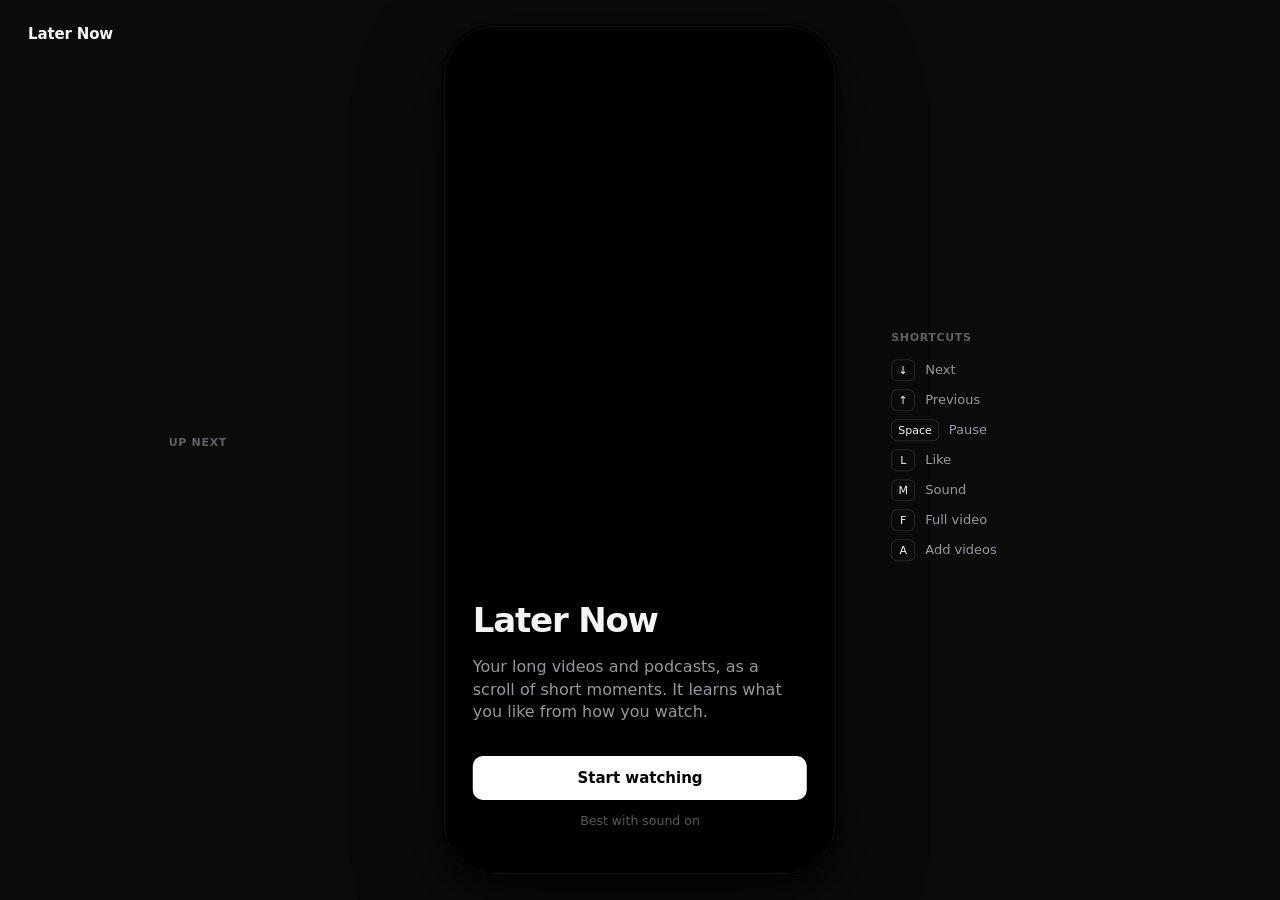
<file: web/index.html>
<!doctype html>
<html lang="en">
<head>
<meta charset="utf-8">
<meta name="viewport" content="width=device-width,initial-scale=1,viewport-fit=cover,user-scalable=no">
<meta name="theme-color" content="#000">
<meta name="apple-mobile-web-app-capable" content="yes">
<meta name="apple-mobile-web-app-status-bar-style" content="black-translucent">
<title>Later Now</title>
<link rel="icon" href="icon.svg" type="image/svg+xml">
<link rel="icon" href="icon-32.png" sizes="32x32">
<link rel="apple-touch-icon" href="apple-touch-icon.png">
<link rel="stylesheet" href="app.css">
</head>
<body>
<div class="brand">Later Now</div>
<div class="side-panel" id="panelL"><h4>Up next</h4><div id="upnext"></div></div>
<div id="app">
  <header>
    <div class="hrow">
      <div class="wordmark">Later Now</div>
      <div class="hbtns">
        <button class="hbtn" id="pinBtn" aria-label="Keep on top" title="Keep on top of every window" hidden><svg viewBox="0 0 24 24"><path d="M4.5 5.5h15a1 1 0 0 1 1 1v11a1 1 0 0 1-1 1h-15a1 1 0 0 1-1-1v-11a1 1 0 0 1 1-1zM12 11.5h5.5v4.5H12z"/></svg></button>
        <button class="hbtn" id="libBtn" aria-label="Library"><svg viewBox="0 0 24 24"><path d="M4 6h16M4 12h16M4 18h10"/></svg><span class="busy" id="busyDot"></span></button>
        <button class="hbtn" id="addBtn" aria-label="Add videos"><svg viewBox="0 0 24 24"><path d="M12 5v14M5 12h14"/></svg></button>
      </div>
    </div>
    <div class="topics" id="topics"></div>
  </header>
  <div id="scroller"></div>
  <div id="playerWrap"><div id="player"></div></div>
  <div id="cover"><div class="pbtn"><svg viewBox="0 0 24 24"><path d="M8 5.5v13l10.5-6.5z"/></svg></div></div>
  <div id="tap"></div>
  <div id="lsHead"></div><div id="lsCap" class="cap"></div>
  <div class="pill" id="snd">Tap for sound</div>
  <div class="pill" id="fast">2×</div>
  <div class="pill" id="toast"></div>
  <div id="scrim"></div>

  <div class="sheet" id="addSheet"><div class="grab"></div>
    <h3>Add videos</h3>
    <p class="sub">Paste YouTube links or a playlist. Each long video becomes a handful of short moments.</p>
    <div class="quick" id="quick"></div>
    <textarea id="urls" placeholder="youtube.com/watch?v=…&#10;youtube.com/playlist?list=…"></textarea>
    <button class="btn" id="addGo">Add</button>
  </div>

  <div class="sheet" id="libSheet"><div class="grab"></div>
    <h3>Library</h3>
    <div class="stats" id="stats"></div>
    <div class="row-link" id="aiRow"></div>
    <div class="lhead"><span>Your taste</span></div><div id="taste"></div>
    <div class="lhead"><span>Videos</span><button class="link" id="retry">Retry failed</button></div><div id="vids"></div>
  </div>

  <div class="sheet" id="aiSheet"><div class="grab"></div>
    <h3>Connect Gemini</h3>
    <p class="sub">Later Now uses your own Gemini API key to pick the best parts of each video. A key is free and takes a minute.</p>
    <ol class="steps">
      <li>Open <a href="https://aistudio.google.com/apikey" target="_blank" rel="noopener">aistudio.google.com/apikey</a> and sign in.</li>
      <li>Click <b>Create API key</b> and copy it.</li>
      <li>Paste it here.</li>
    </ol>
    <input class="field" id="aiKey" placeholder="Gemini API key" autocomplete="off" spellcheck="false">
    <p class="err" id="aiErr"></p>
    <button class="btn" id="aiGo">Connect</button>
    <p class="fine" id="aiWhere"></p>
    <button class="link danger" id="aiRemove">Remove key</button>
  </div>

  <div class="sheet" id="keySheet"><div class="grab"></div>
    <h3>Access key</h3><p class="sub">This Later Now server is private. Paste the key from your setup.</p>
    <input class="field" id="keyIn" placeholder="LATERNOW_KEY" autocomplete="off" spellcheck="false"><button class="btn" id="keyGo">Continue</button>
  </div>

  <div id="gate">
    <h1>Later Now</h1>
    <p>Your long videos and podcasts, as a scroll of short moments. It learns what you like from how you watch.</p>
    <button class="btn" id="go">Start watching</button>
    <small>Best with sound on</small>
  </div>
</div>
<div class="side-panel" id="panelR"><h4>Shortcuts</h4>
  <div class="kbd"><b>↓</b>Next</div><div class="kbd"><b>↑</b>Previous</div><div class="kbd"><b>Space</b>Pause</div>
  <div class="kbd"><b>L</b>Like</div><div class="kbd"><b>M</b>Sound</div>
  <div class="kbd"><b>F</b>Full video</div><div class="kbd"><b>A</b>Add videos</div>
</div>
<script src="player.js"></script>
<script src="app.js"></script>
</body>
</html>
</file>
<file: web/app.css>
:root{
  --text:#f5f5f7;--t2:rgba(235,235,245,.64);--t3:rgba(235,235,245,.38);
  --line:rgba(255,255,255,.12);--fill:rgba(255,255,255,.08);
  --sheet:#1c1c1e;--field:#2c2c2e;--sep:rgba(84,84,88,.4);
  --like:#ff375f;--ok:#30d158;--warn:#ffd60a;--bad:#ff453a;
  --ease:cubic-bezier(.2,.8,.2,1);
}
*{box-sizing:border-box;-webkit-tap-highlight-color:transparent}
html,body{margin:0;height:100%;background:#000;color:var(--text);font:15px/1.4 -apple-system,BlinkMacSystemFont,"SF Pro Text","Inter",system-ui,sans-serif;-webkit-font-smoothing:antialiased;overflow:hidden;-webkit-user-select:none;user-select:none}
button{font:inherit;color:inherit}
svg{display:block}
a{color:inherit}

/* app frame: transform makes it the containing block for every fixed child */
#app{--w:min(100vw,440px);--vw:var(--w);--vy:46%;position:fixed;top:0;bottom:0;left:50%;width:var(--w);transform:translateX(-50%);overflow:hidden;background:#000}
.side-panel,.brand{display:none}
@media (min-width:900px) and (min-height:600px) and (hover:hover){
  body{background:#0b0b0c}
  #app{--w:min(420px,calc(94vh * 9 / 19.5));top:3vh;bottom:3vh;width:var(--w);border-radius:calc(var(--w) * .13);
       box-shadow:0 0 0 1px rgba(255,255,255,.08),0 0 0 3px #000,0 30px 80px rgba(0,0,0,.6),0 10px 30px rgba(0,0,0,.4)}
  .side-panel{display:block;position:fixed;top:50%;transform:translateY(-50%);width:220px;color:var(--t2);font-size:13px}
  #panelL{right:calc(50% + min(210px,calc(94vh * 9 / 39)) + 56px)}
  #panelR{left:calc(50% + min(210px,calc(94vh * 9 / 39)) + 56px)}
  .side-panel h4{margin:0 0 14px;color:var(--t3);font-size:11px;font-weight:600;letter-spacing:.06em;text-transform:uppercase}
  .kbd{display:flex;align-items:center;gap:10px;margin:8px 0;font-size:13px}
  .kbd b{min-width:24px;height:22px;padding:0 6px;display:inline-grid;place-items:center;border:1px solid var(--line);border-radius:6px;color:var(--text);font:500 11px -apple-system,system-ui,sans-serif}
  .upnext{display:flex;gap:10px;align-items:center;padding:6px;margin:0 -6px;border-radius:8px;cursor:pointer;transition:background .15s}
  .upnext:hover{background:rgba(255,255,255,.05)}
  .upnext img{width:64px;height:36px;border-radius:5px;object-fit:cover;flex:none}
  .upnext div{font-size:12.5px;line-height:1.3;color:var(--text);display:-webkit-box;-webkit-line-clamp:2;-webkit-box-orient:vertical;overflow:hidden}
  .muted{color:var(--t3)}
  .brand{display:block;position:fixed;left:28px;top:24px;font-weight:600;letter-spacing:-.01em;font-size:15px;color:var(--text)}
}

/* feed */
#scroller{position:fixed;inset:0;overflow-y:scroll;scroll-snap-type:y mandatory;overscroll-behavior:contain;scrollbar-width:none}
#scroller::-webkit-scrollbar{display:none}
.card{position:relative;height:100%;scroll-snap-align:start;scroll-snap-stop:always;overflow:hidden}
.bgimg{position:absolute;inset:-60px;background:center/cover no-repeat;filter:blur(48px) brightness(.28) saturate(1.2);transform:scale(1.15)}
.card::after{content:"";position:absolute;inset:0;background:linear-gradient(180deg,rgba(0,0,0,.5) 0,transparent 26%,transparent 62%,rgba(0,0,0,.65) 100%);pointer-events:none}
.slot{position:absolute;left:50%;width:var(--vw);top:var(--vy);transform:translate(-50%,-50%);aspect-ratio:16/9;background:#000 center/cover no-repeat}
.head{position:absolute;left:20px;right:20px;bottom:calc(100% - var(--vy) + var(--vw) * .28125 + 16px);z-index:2}
.topic{font-size:12px;font-weight:600;color:var(--t2);margin-bottom:6px;text-transform:capitalize}
.title{font-size:22px;font-weight:650;letter-spacing:-.02em;line-height:1.2;text-wrap:balance}
.cap{position:absolute;left:20px;right:72px;top:calc(var(--vy) + var(--vw) * .28125 + 18px);z-index:2;font-size:19px;font-weight:600;line-height:1.32;letter-spacing:-.01em;min-height:56px;text-wrap:balance}
.cap span{transition:opacity .12s;opacity:.35}.cap span.on{opacity:1}
.meta{position:absolute;left:20px;right:84px;bottom:calc(env(safe-area-inset-bottom) + 30px);z-index:2;color:var(--t2);font-size:12.5px;line-height:1.35}
.meta b{color:var(--text);font-weight:600;display:block;font-size:13px;white-space:nowrap;overflow:hidden;text-overflow:ellipsis;margin-bottom:2px}
.rail{position:absolute;right:14px;bottom:calc(env(safe-area-inset-bottom) + 28px);display:flex;flex-direction:column;gap:14px;align-items:center;z-index:6}
.rail button{appearance:none;border:0;background:rgba(255,255,255,.1);width:40px;height:40px;border-radius:50%;display:grid;place-items:center;backdrop-filter:blur(20px);-webkit-backdrop-filter:blur(20px);cursor:pointer;transition:transform .15s var(--ease),background .15s}
.rail button:hover{background:rgba(255,255,255,.16)}
.rail button:active{transform:scale(.9)}
.rail svg{width:19px;height:19px;fill:none;stroke:#fff;stroke-width:1.7;stroke-linecap:round;stroke-linejoin:round}
.rail .on svg{fill:var(--like);stroke:var(--like)}
.prog{position:absolute;left:0;right:0;bottom:env(safe-area-inset-bottom);height:20px;z-index:7;cursor:pointer;display:flex;align-items:flex-end}
.prog .track{width:100%;height:2px;background:rgba(255,255,255,.2);transition:height .15s}
.prog:hover .track,.prog.drag .track{height:5px}
.prog i{display:block;height:100%;width:0;background:#fff}

/* single player over the active card; iframe taller than its wrapper so YouTube's title/pause chrome is clipped */
#playerWrap{position:fixed;left:50%;width:var(--vw);top:var(--vy);transform:translate(-50%,-50%);aspect-ratio:16/9;z-index:3;pointer-events:none;opacity:0;transition:opacity .25s;overflow:hidden}
#playerWrap.show{opacity:1}
#player{position:absolute;left:0;width:100%;top:-70px;height:calc(100% + 140px)}
#cover{position:fixed;left:50%;width:var(--vw);top:var(--vy);transform:translate(-50%,-50%);aspect-ratio:16/9;z-index:4;background:#000 center/cover no-repeat;display:none;place-items:center;pointer-events:none}
#cover::before{content:"";position:absolute;inset:0;background:rgba(0,0,0,.35)}
#cover.on{display:grid}
.pbtn{position:relative;width:60px;height:60px;border-radius:50%;background:rgba(0,0,0,.4);backdrop-filter:blur(20px);-webkit-backdrop-filter:blur(20px);display:grid;place-items:center}
.pbtn svg{width:26px;height:26px;fill:#fff;margin-left:3px}
#tap{position:fixed;left:0;right:70px;top:100px;bottom:90px;z-index:5;cursor:pointer}
.heart{position:fixed;z-index:9;pointer-events:none;transform:translate(-50%,-50%) scale(0);animation:pop .7s var(--ease) forwards}
.heart svg{width:76px;height:76px;fill:#fff;filter:drop-shadow(0 4px 16px rgba(0,0,0,.35))}
@keyframes pop{0%{transform:translate(-50%,-50%) scale(.4);opacity:0}25%{transform:translate(-50%,-50%) scale(1.08);opacity:1}55%{transform:translate(-50%,-50%) scale(1);opacity:1}100%{transform:translate(-50%,-70%) scale(1);opacity:0}}
#lsHead,#lsCap{display:none;position:fixed;z-index:6;pointer-events:none;text-shadow:0 1px 3px #000,0 2px 18px rgba(0,0,0,.9)}
#lsHead{top:50px;left:calc(50% - var(--vw) / 2 + 16px);right:130px;font-size:18px;font-weight:650;letter-spacing:-.02em;line-height:1.2}
#lsCap{top:auto;bottom:22px;left:calc(50% - var(--vw) / 2 + 16px);right:90px;font-size:18px;min-height:0}
.pill{position:fixed;left:50%;transform:translateX(-50%);z-index:8;background:rgba(30,30,32,.8);backdrop-filter:blur(20px);-webkit-backdrop-filter:blur(20px);padding:7px 14px;border-radius:999px;font-size:13px;font-weight:500;pointer-events:none;white-space:nowrap}
#snd{top:calc(var(--vy) + var(--vw) * .28125 - 46px)}#snd.off{display:none}
#fast{top:calc(var(--vy) - var(--vw) * .28125 - 44px);display:none}#fast.on{display:block}
#toast{bottom:calc(env(safe-area-inset-bottom) + 96px);opacity:0;transition:opacity .2s}#toast.on{opacity:1}

/* header */
header{position:fixed;left:0;right:0;top:0;padding:calc(env(safe-area-inset-top) + 14px) 16px 8px;z-index:8;background:linear-gradient(rgba(0,0,0,.55),transparent)}
.hrow{display:flex;justify-content:space-between;align-items:center;gap:8px}
.wordmark{font-weight:650;font-size:17px;letter-spacing:-.02em}
.hbtns{display:flex;gap:8px}
.hbtn{appearance:none;position:relative;border:0;background:rgba(255,255,255,.1);color:#fff;border-radius:50%;width:32px;height:32px;padding:0;display:grid;place-items:center;cursor:pointer;backdrop-filter:blur(20px);-webkit-backdrop-filter:blur(20px);transition:background .15s}
.hbtn:hover{background:rgba(255,255,255,.16)}
.hbtn[hidden]{display:none}
.hbtn svg{width:16px;height:16px;fill:none;stroke:#fff;stroke-width:1.8;stroke-linecap:round}
.hbtn .busy{position:absolute;top:1px;right:1px;width:7px;height:7px;border-radius:50%;background:#fff;box-shadow:0 0 0 2px #000;opacity:0;transition:opacity .2s}
.hbtn .busy.on{opacity:1;animation:pl 1.4s ease-in-out infinite}
@keyframes pl{50%{opacity:.35}}
.topics{display:flex;gap:6px;overflow-x:auto;scrollbar-width:none;margin:12px -16px 0;padding:0 16px}
.topics::-webkit-scrollbar{display:none}
.topics button{appearance:none;flex:none;border:0;background:rgba(255,255,255,.1);color:var(--t2);border-radius:999px;height:28px;padding:0 12px;font:500 13px -apple-system,system-ui,sans-serif;cursor:pointer;text-transform:capitalize;backdrop-filter:blur(20px);-webkit-backdrop-filter:blur(20px);transition:background .15s,color .15s}
.topics button:hover{color:var(--text)}
.topics button.on{background:#fff;color:#000}

/* sheets */
#scrim{position:fixed;inset:0;background:rgba(0,0,0,.5);z-index:19;opacity:0;pointer-events:none;transition:opacity .25s}#scrim.on{opacity:1;pointer-events:auto}
.sheet{position:fixed;left:0;right:0;bottom:0;z-index:20;background:var(--sheet);border-radius:14px 14px 0 0;
       padding:8px 20px calc(env(safe-area-inset-bottom) + 22px);transform:translateY(105%);transition:transform .34s var(--ease);max-height:88%;overflow:auto;-webkit-user-select:text;user-select:text;scrollbar-width:none}
.sheet.open{transform:none}
.grab{width:36px;height:5px;border-radius:3px;background:rgba(255,255,255,.18);margin:0 auto 16px}
.sheet h3{margin:0 0 6px;font-size:20px;font-weight:650;letter-spacing:-.02em}
.sheet p.sub{margin:0 0 16px;color:var(--t2);font-size:14px}
textarea,input.field{width:100%;background:var(--field);border:1px solid transparent;border-radius:10px;color:var(--text);padding:12px;font:14px/1.4 -apple-system,system-ui,sans-serif;transition:border-color .15s}
textarea{min-height:88px;resize:vertical}
textarea::placeholder,input.field::placeholder{color:var(--t3)}
textarea:focus,input.field:focus{outline:none;border-color:rgba(255,255,255,.35)}
.btn{appearance:none;width:100%;height:44px;margin-top:12px;border:0;border-radius:10px;background:#fff;color:#000;font:600 15px -apple-system,system-ui,sans-serif;cursor:pointer;transition:opacity .15s}
.btn:hover{opacity:.9}.btn:disabled{opacity:.5;cursor:default}
.link{appearance:none;background:none;border:0;padding:0;color:var(--text);font:500 13px -apple-system,system-ui,sans-serif;cursor:pointer;opacity:.75}
.link:hover{opacity:1}
.link.danger{color:var(--bad);margin-top:14px;display:block}
.quick{display:flex;gap:8px;flex-wrap:wrap}
.quick:not(:empty){margin-bottom:12px}
.qbtn{appearance:none;border:0;background:var(--field);color:var(--text);border-radius:10px;height:38px;padding:0 14px;font:500 14px -apple-system,system-ui,sans-serif;cursor:pointer;transition:background .15s}
.qbtn:hover{background:#3a3a3c}.qbtn:disabled{opacity:.6}
.steps{margin:0 0 16px;padding-left:20px;color:var(--t2);font-size:14px;line-height:1.55}
.steps a{color:var(--text)}.steps b{color:var(--text);font-weight:600}
.err{color:var(--bad);font-size:13px;margin:8px 0 0;min-height:0}
.err:empty{display:none}
.fine{color:var(--t3);font-size:12.5px;margin:12px 0 0}
.stats{display:grid;grid-template-columns:repeat(3,1fr);gap:8px;margin:8px 0 12px}
.stat{background:var(--field);border-radius:10px;padding:10px 12px}.stat b{display:block;font-size:19px;font-weight:650;letter-spacing:-.02em}.stat span{font-size:12px;color:var(--t2)}
.row-link{display:flex;align-items:center;gap:8px;padding:12px 0;border-bottom:1px solid var(--sep);font-size:14px}
.row-link:empty{display:none}
.row-link .v{flex:1;color:var(--t2);line-height:1.35}
.lhead{display:flex;justify-content:space-between;align-items:center;margin:20px 0 6px;font-size:12px;font-weight:600;color:var(--t3);text-transform:uppercase;letter-spacing:.05em}
.lhead .link{text-transform:none;letter-spacing:0}
.vid{display:flex;gap:12px;align-items:center;padding:10px 0;border-bottom:1px solid var(--sep);font-size:14px}
.vid:last-child{border-bottom:0}
.vid img{width:64px;height:36px;object-fit:cover;border-radius:5px;flex:none;background:var(--field)}
.vid .vt{min-width:0}
.vid .t{white-space:nowrap;overflow:hidden;text-overflow:ellipsis}
.st{font-size:12.5px;color:var(--t2);display:flex;align-items:center;gap:6px;margin-top:2px}
.dot{width:6px;height:6px;border-radius:50%;background:var(--t3);flex:none}.dot.ready{background:var(--ok)}.dot.failed{background:var(--bad)}.dot.waiting{background:var(--warn)}.dot.busy{background:#fff;animation:pl 1.2s infinite}
.bar{display:flex;align-items:center;gap:12px;font-size:14px;margin:10px 0}.bar span{width:96px;color:var(--text);white-space:nowrap;overflow:hidden;text-overflow:ellipsis;text-transform:capitalize}
.bar .tr{flex:1;height:4px;border-radius:2px;background:var(--field);overflow:hidden}.bar .tr i{display:block;height:100%;background:#fff;border-radius:2px}
.bar small{width:28px;text-align:right;color:var(--t3);font-size:12px}

/* breather / end / empty */
#app.onpause #snd,#app.onpause #fast{display:none}
.pause,.empty{height:100%;scroll-snap-align:start;scroll-snap-stop:always;display:flex;flex-direction:column;justify-content:center;gap:12px;padding:90px 28px 60px;background:#000;position:relative}
.pause h2,.empty h2{margin:0;font-size:26px;font-weight:650;letter-spacing:-.025em;line-height:1.15}
.pause p,.empty p{margin:0;color:var(--t2);font-size:15px;max-width:400px}
.pause ol{margin:6px 0 0;padding:0 0 0 20px;color:var(--text);font-size:14px;line-height:1.5;max-width:440px}
.pause ol li{margin:4px 0}.pause ol li::marker{color:var(--t3)}
.pause .hint,.empty .hint{color:var(--t3);font-size:13px;margin-top:4px}
.pause .row{display:flex;gap:10px;margin-top:6px}
.pause .btn,.empty .btn{width:auto;padding:0 22px;margin:6px 0 0;align-self:flex-start}

/* first screen (also the user gesture YouTube needs for sound) */
#gate{position:fixed;inset:0;z-index:30;background:#000;display:flex;flex-direction:column;justify-content:flex-end;gap:12px;padding:28px 28px calc(env(safe-area-inset-bottom) + 44px)}
#gate h1{margin:0;font-size:34px;font-weight:700;letter-spacing:-.035em}
#gate p{margin:0;color:var(--t2);font-size:16px;max-width:320px}
#gate .btn{margin-top:20px}
#gate small{color:var(--t3);font-size:12.5px;text-align:center}

/* tablets (touch, big screen): full screen, bigger video and type */
@media (pointer:coarse) and (min-width:700px) and (min-height:500px){
  #app{--w:100vw;--vw:min(100vw - 48px, calc((100dvh - 380px) * 16 / 9), 1100px);--vy:48%}
  .title{font-size:28px;max-width:760px;display:-webkit-box;-webkit-line-clamp:2;-webkit-box-orient:vertical;overflow:hidden}.cap{font-size:26px;left:calc(50% - var(--vw) / 2);right:calc(50% - var(--vw) / 2)}
  .head{left:calc(50% - var(--vw) / 2);right:calc(50% - var(--vw) / 2)}
  .meta{font-size:14px}.rail button{width:48px;height:48px}
  #tap{right:90px}
  #gate{align-items:center;justify-content:center;text-align:center}#gate .btn{width:280px}
}
/* phones in landscape: video fills the height, text overlays it */
@media (orientation:landscape) and (max-height:520px){
  #app{--w:100vw;--vw:min(100vw, calc(100dvh * 16 / 9));--vy:50%}
  header{padding:8px 14px 6px}.topics{display:none}
  .card .head,.card .cap{display:none}
  #lsHead,#lsCap{display:block}
  #playerWrap::after{content:"";position:absolute;inset:0;background:linear-gradient(180deg,rgba(0,0,0,.55) 0,transparent 26%,transparent 66%,rgba(0,0,0,.7) 100%)}
  .meta{display:none}
  .card::after{background:linear-gradient(180deg,rgba(0,0,0,.6) 0,transparent 30%,transparent 62%,rgba(0,0,0,.75) 100%);z-index:5}
  #tap{top:50px;bottom:30px;right:80px}
  #snd{top:auto;bottom:70px}
  #fast{top:50px}
}
</file>
